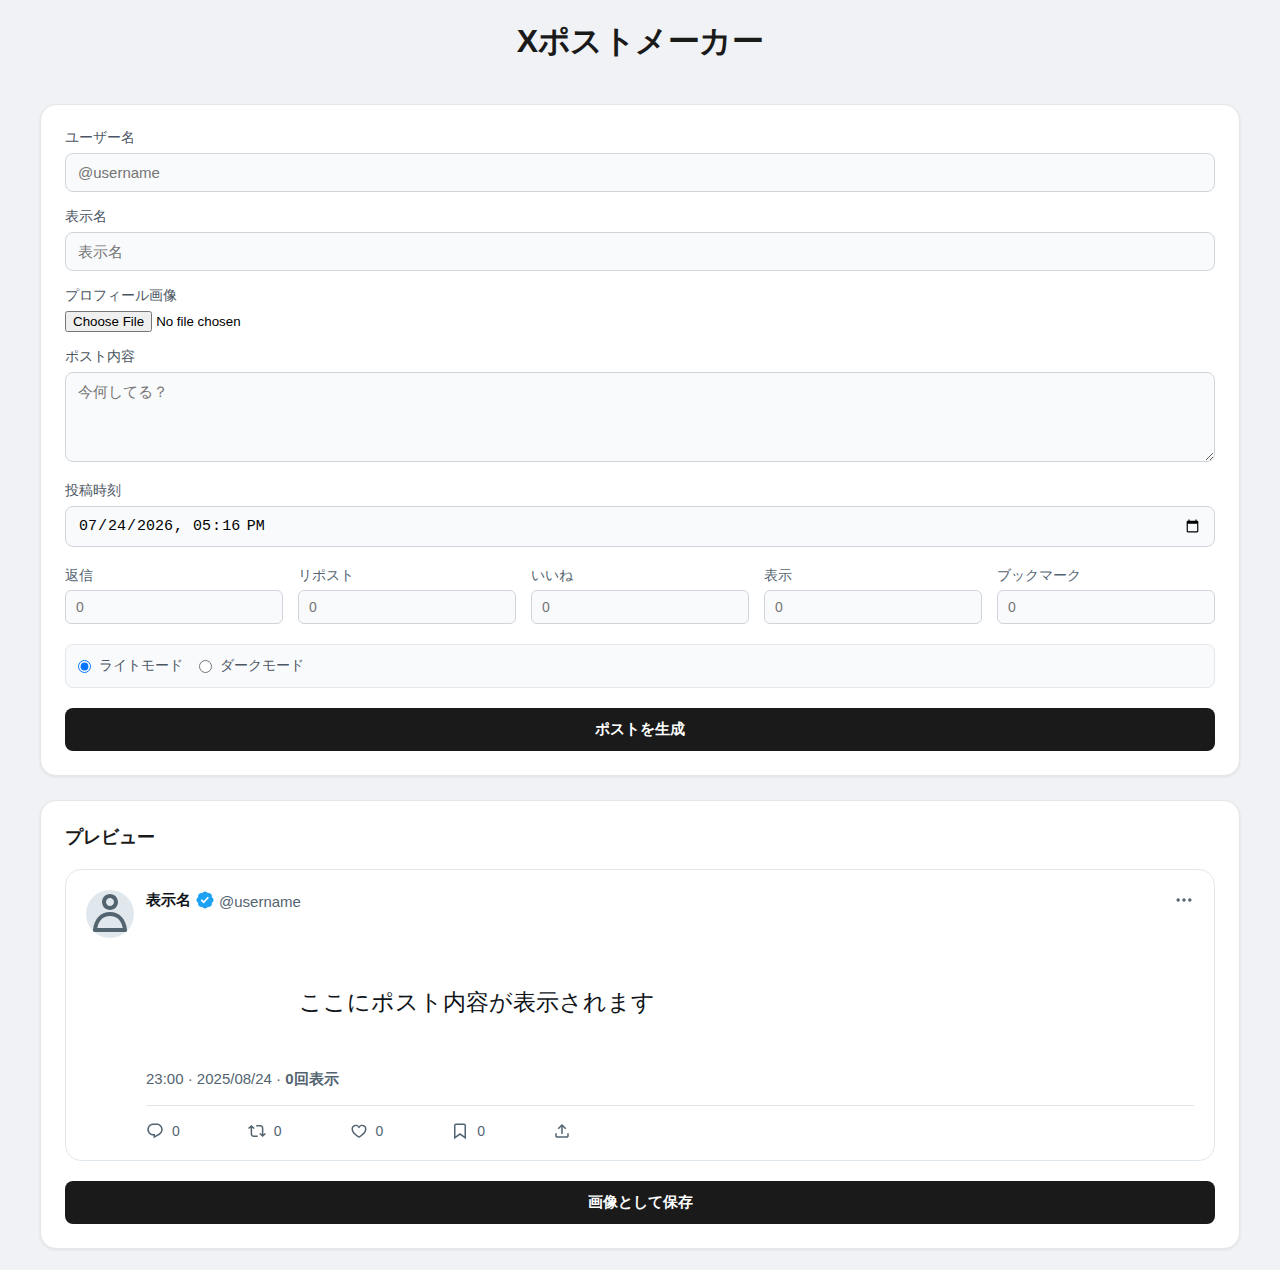
<file: index.html>
<!DOCTYPE html>
<html lang="ja">
<head>
    <meta charset="UTF-8">
    <meta name="viewport" content="width=device-width, initial-scale=1.0">
    <title>Xポストメーカー</title>
    <link rel="stylesheet" href="style.css">
    <script>
        // パスワード保護を使う場合はコメントを外す
        // if (!sessionStorage.getItem('authenticated')) {
        //     window.location.href = 'password.html';
        // }
    </script>
</head>
<body>
    <div class="container">
        <h1>Xポストメーカー</h1>
        
        <div class="input-section">
            <div class="user-inputs">
                <div class="input-group">
                    <label for="userName">ユーザー名</label>
                    <input type="text" id="userName" placeholder="@username">
                </div>
                
                <div class="input-group">
                    <label for="displayName">表示名</label>
                    <input type="text" id="displayName" placeholder="表示名">
                </div>
                
                <div class="input-group">
                    <label for="profileImage">プロフィール画像</label>
                    <input type="file" id="profileImage" accept="image/*">
                    <div id="profilePreview" class="profile-preview"></div>
                </div>
                
                <div class="input-group">
                    <label for="tweetText">ポスト内容</label>
                    <textarea id="tweetText" rows="4" placeholder="今何してる？"></textarea>
                </div>
                
                <div class="input-group">
                    <label for="tweetTime">投稿時刻</label>
                    <input type="datetime-local" id="tweetTime">
                </div>
                
                <div class="stats-inputs">
                    <div class="stat-input">
                        <label for="replyCount">返信</label>
                        <input type="number" id="replyCount" placeholder="0" min="0">
                    </div>
                    <div class="stat-input">
                        <label for="retweetCount">リポスト</label>
                        <input type="number" id="retweetCount" placeholder="0" min="0">
                    </div>
                    <div class="stat-input">
                        <label for="likeCount">いいね</label>
                        <input type="number" id="likeCount" placeholder="0" min="0">
                    </div>
                    <div class="stat-input">
                        <label for="viewCount">表示</label>
                        <input type="number" id="viewCount" placeholder="0" min="0">
                    </div>
                    <div class="stat-input">
                        <label for="bookmarkCount">ブックマーク</label>
                        <input type="number" id="bookmarkCount" placeholder="0" min="0">
                    </div>
                </div>
                
                <div class="theme-selector">
                    <label>
                        <input type="radio" name="theme" value="light" checked>
                        ライトモード
                    </label>
                    <label>
                        <input type="radio" name="theme" value="dark">
                        ダークモード
                    </label>
                </div>
                
                <button id="generateBtn" class="generate-btn">ポストを生成</button>
            </div>
        </div>
        
        <div class="preview-section">
            <h2>プレビュー</h2>
            <div id="tweetPreview" class="tweet-container light-theme">
                <div class="tweet">
                    <div class="tweet-header">
                        <div class="profile-pic" id="previewProfilePic">
                            <svg viewBox="0 0 24 24" class="default-avatar">
                                <g>
                                    <path d="M5.651 19h12.698c-.337-1.8-1.023-3.21-1.945-4.19C15.318 13.65 13.838 13 12 13s-3.317.65-4.404 1.81c-.922.98-1.608 2.39-1.945 4.19zm.486-5.56C7.627 11.85 9.648 11 12 11s4.373.85 5.863 2.44c1.477 1.58 2.366 3.8 2.632 6.46l.11 1.1H3.395l.11-1.1c.266-2.66 1.155-4.88 2.632-6.46zM12 4c-1.105 0-2 .9-2 2s.895 2 2 2 2-.9 2-2-.895-2-2-2zM8 6c0-2.21 1.791-4 4-4s4 1.79 4 4-1.791 4-4 4-4-1.79-4-4z"></path>
                                </g>
                            </svg>
                        </div>
                        <div class="tweet-info">
                            <div class="user-info">
                                <span class="display-name" id="previewDisplayName">表示名</span>
                                <svg viewBox="0 0 22 22" class="verified-badge">
                                    <g>
                                        <path d="M20.396 11c-.018-.646-.215-1.275-.57-1.816-.354-.54-.852-.972-1.438-1.246.223-.607.27-1.264.14-1.897-.131-.634-.437-1.218-.882-1.687-.47-.445-1.053-.75-1.687-.882-.633-.13-1.29-.083-1.897.14-.273-.587-.704-1.086-1.245-1.44S11.647 1.62 11 1.604c-.646.017-1.273.213-1.813.568s-.969.854-1.24 1.44c-.608-.223-1.267-.272-1.902-.14-.635.13-1.22.436-1.69.882-.445.47-.749 1.055-.878 1.688-.13.633-.08 1.29.144 1.896-.587.274-1.087.705-1.443 1.245-.356.54-.555 1.17-.574 1.817.02.647.218 1.276.574 1.817.356.54.856.972 1.443 1.245-.224.606-.274 1.263-.144 1.896.13.634.433 1.218.877 1.688.47.443 1.054.747 1.687.878.633.132 1.29.084 1.897-.136.274.586.705 1.084 1.246 1.439.54.354 1.17.551 1.816.569.647-.016 1.276-.213 1.817-.567s.972-.854 1.245-1.44c.604.239 1.266.296 1.903.164.636-.132 1.22-.447 1.68-.907.46-.46.776-1.044.908-1.681s.075-1.299-.165-1.903c.586-.274 1.084-.705 1.439-1.246.354-.54.551-1.17.569-1.816zM9.662 14.85l-3.429-3.428 1.293-1.302 2.072 2.072 4.4-4.794 1.347 1.246z"></path>
                                    </g>
                                </svg>
                                <div class="username-wrapper">
                                    <span class="username" id="previewUserName">@username</span>
                                </div>
                            </div>
                            <button class="more-btn">
                                <svg viewBox="0 0 24 24">
                                    <g>
                                        <path d="M3 12c0-1.1.9-2 2-2s2 .9 2 2-.9 2-2 2-2-.9-2-2zm9 2c1.1 0 2-.9 2-2s-.9-2-2-2-2 .9-2 2 .9 2 2 2zm7 0c1.1 0 2-.9 2-2s-.9-2-2-2-2 .9-2 2 .9 2 2 2z"></path>
                                    </g>
                                </svg>
                            </button>
                        </div>
                    </div>
                    
                    <div class="tweet-content" id="previewContent">
                        ここにポスト内容が表示されます
                    </div>
                    
                    <div class="tweet-timestamp">
                        <span id="previewTime">23:00 · 2025/08/24</span> · <span id="previewViewCount" class="view-count-bold">0回表示</span>
                    </div>
                    
                    <div class="tweet-actions">
                        <div class="action-btn reply">
                            <svg viewBox="0 0 24 24">
                                <g>
                                    <path d="M1.751 10c0-4.42 3.584-8 8.005-8h4.366c4.49 0 8.129 3.64 8.129 8.13 0 2.96-1.607 5.68-4.196 7.11l-8.054 4.46v-3.69h-.067c-4.49.1-8.183-3.51-8.183-8.01zm8.005-6c-3.317 0-6.005 2.69-6.005 6 0 3.37 2.77 6.08 6.138 6.01l.351-.01h1.761v2.3l5.087-2.81c1.951-1.08 3.163-3.13 3.163-5.36 0-3.39-2.744-6.13-6.129-6.13H9.756z"></path>
                                </g>
                            </svg>
                            <span id="previewReplyCount">0</span>
                        </div>
                        <div class="action-btn retweet">
                            <svg viewBox="0 0 24 24">
                                <g>
                                    <path d="M4.5 3.88l4.432 4.14-1.364 1.46L5.5 7.55V16c0 1.1.896 2 2 2H13v2H7.5c-2.209 0-4-1.79-4-4V7.55L1.432 9.48.068 8.02 4.5 3.88zM16.5 6H11V4h5.5c2.209 0 4 1.79 4 4v8.45l2.068-1.93 1.364 1.46-4.432 4.14-4.432-4.14 1.364-1.46 2.068 1.93V8c0-1.1-.896-2-2-2z"></path>
                                </g>
                            </svg>
                            <span id="previewRetweetCount">0</span>
                        </div>
                        <div class="action-btn like">
                            <svg viewBox="0 0 24 24">
                                <g>
                                    <path d="M16.697 5.5c-1.222-.06-2.679.51-3.89 2.16l-.805 1.09-.806-1.09C9.984 6.01 8.526 5.44 7.304 5.5c-1.243.07-2.349.78-2.91 1.91-.552 1.12-.633 2.78.479 4.82 1.074 1.97 3.257 4.27 7.129 6.61 3.87-2.34 6.052-4.64 7.126-6.61 1.111-2.04 1.03-3.7.477-4.82-.561-1.13-1.666-1.84-2.908-1.91zm4.187 7.69c-1.351 2.48-4.001 5.12-8.379 7.67l-.503.3-.504-.3c-4.379-2.55-7.029-5.19-8.382-7.67-1.36-2.5-1.41-4.86-.514-6.67.887-1.79 2.647-2.91 4.601-3.01 1.651-.09 3.368.56 4.798 2.01 1.429-1.45 3.146-2.1 4.796-2.01 1.954.1 3.714 1.22 4.601 3.01.896 1.81.846 4.17-.514 6.67z"></path>
                                </g>
                            </svg>
                            <span id="previewLikeCount">0</span>
                        </div>
                        <div class="action-btn bookmark">
                            <svg viewBox="0 0 24 24">
                                <g>
                                    <path d="M4 4.5C4 3.12 5.119 2 6.5 2h11C18.88 2 20 3.12 20 4.5v18.44l-8-5.71-8 5.71V4.5zM6.5 4c-.276 0-.5.22-.5.5v14.56l6-4.29 6 4.29V4.5c0-.28-.224-.5-.5-.5h-11z"></path>
                                </g>
                            </svg>
                            <span id="previewBookmarkCount">0</span>
                        </div>
                        <div class="action-btn share">
                            <svg viewBox="0 0 24 24">
                                <g>
                                    <path d="M12 2.59l5.7 5.7-1.41 1.42L13 6.41V16h-2V6.41l-3.3 3.3-1.41-1.42L12 2.59zM21 15l-.02 3.51c0 1.38-1.12 2.49-2.5 2.49H5.5C4.11 21 3 19.88 3 18.5V15h2v3.5c0 .28.22.5.5.5h12.98c.28 0 .5-.22.5-.5L19 15h2z"></path>
                                </g>
                            </svg>
                        </div>
                    </div>
                </div>
            </div>
            <button id="saveBtn" class="save-btn">画像として保存</button>
        </div>
    </div>
    
    <script src="https://html2canvas.hertzen.com/dist/html2canvas.min.js"></script>
    <script src="script.js"></script>
</body>
</html>
</file>
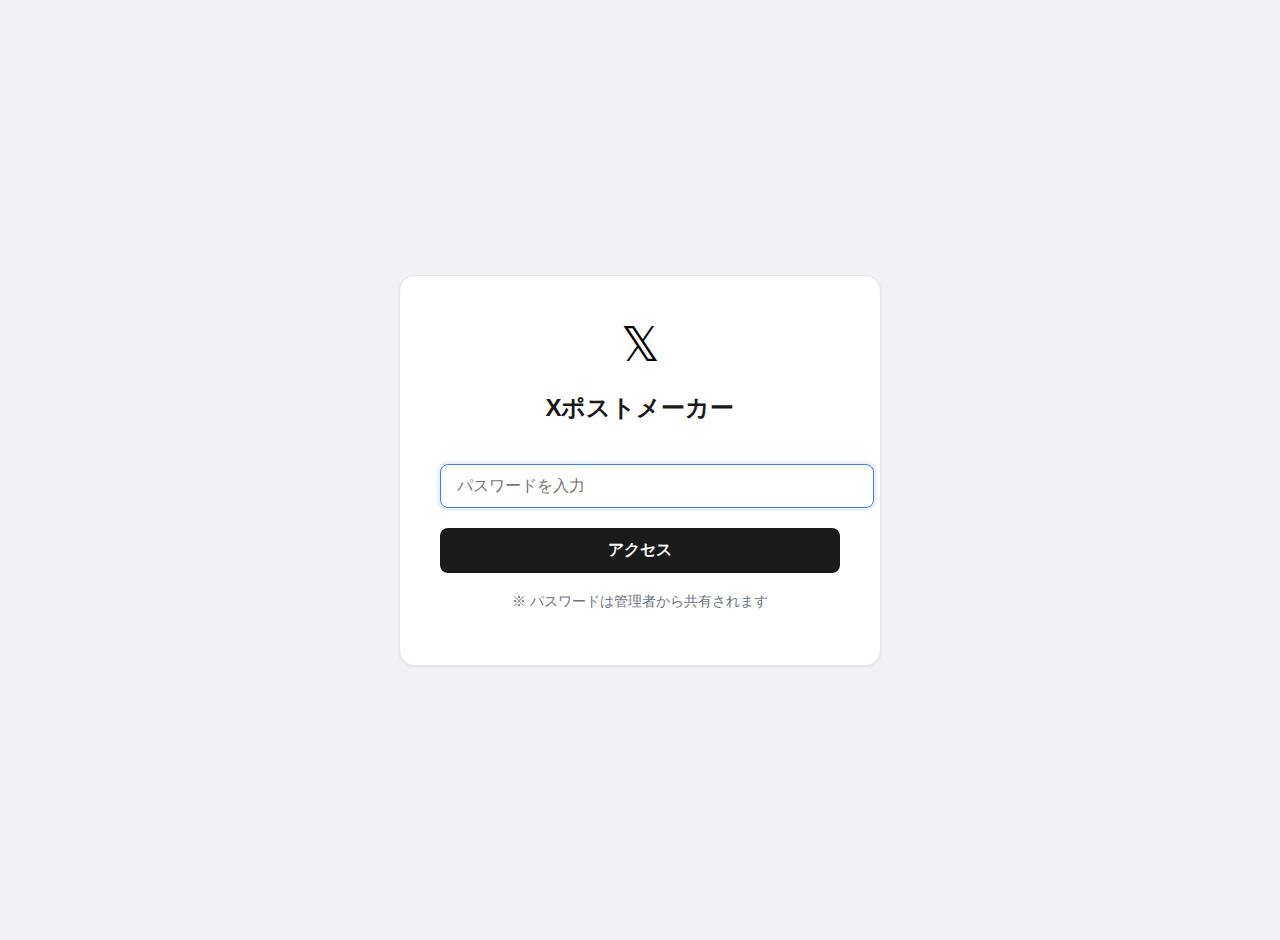
<file: password.html>
<!DOCTYPE html>
<html lang="ja">
<head>
    <meta charset="UTF-8">
    <meta name="viewport" content="width=device-width, initial-scale=1.0">
    <title>アクセス確認 - Xポストメーカー</title>
    <style>
        body {
            font-family: -apple-system, BlinkMacSystemFont, "Segoe UI", Roboto, sans-serif;
            background: #f0f2f5;
            display: flex;
            justify-content: center;
            align-items: center;
            height: 100vh;
            margin: 0;
            padding: 20px;
        }
        .login-box {
            background: white;
            padding: 40px;
            border-radius: 16px;
            box-shadow: 0 1px 3px rgba(0,0,0,0.08);
            border: 1px solid #e5e7eb;
            text-align: center;
            max-width: 400px;
            width: 100%;
        }
        h2 {
            color: #1a1a1a;
            margin-bottom: 30px;
            font-size: 24px;
            font-weight: 700;
        }
        input {
            padding: 12px 16px;
            border: 1px solid #d1d5db;
            border-radius: 8px;
            font-size: 16px;
            width: 100%;
            margin: 10px 0 20px;
            background: #f9fafb;
            transition: all 0.2s;
        }
        input:focus {
            outline: none;
            border-color: #3b82f6;
            background: white;
            box-shadow: 0 0 0 3px rgba(59, 130, 246, 0.1);
        }
        button {
            padding: 12px 40px;
            background: #1a1a1a;
            color: white;
            border: none;
            border-radius: 8px;
            cursor: pointer;
            font-size: 16px;
            font-weight: 600;
            width: 100%;
            transition: all 0.2s;
        }
        button:hover {
            background: #000;
            transform: translateY(-1px);
            box-shadow: 0 4px 12px rgba(0,0,0,0.15);
        }
        .logo {
            font-size: 48px;
            margin-bottom: 20px;
        }
        .hint {
            color: #6b7280;
            font-size: 14px;
            margin-top: 20px;
        }
    </style>
</head>
<body>
    <div class="login-box">
        <div class="logo">𝕏</div>
        <h2>Xポストメーカー</h2>
        <input type="password" id="pass" placeholder="パスワードを入力">
        <button onclick="checkPassword()">アクセス</button>
        <p class="hint">※ パスワードは管理者から共有されます</p>
    </div>
    <script>
        function checkPassword() {
            const password = document.getElementById('pass').value;
            // パスワードを設定（変更してください）
            if (password === 'xpost2024') {
                sessionStorage.setItem('authenticated', 'true');
                window.location.href = 'index.html';
            } else {
                alert('パスワードが正しくありません');
                document.getElementById('pass').value = '';
            }
        }
        
        document.getElementById('pass').addEventListener('keypress', function(e) {
            if (e.key === 'Enter') {
                checkPassword();
            }
        });
        
        // オートフォーカス
        window.onload = function() {
            document.getElementById('pass').focus();
        };
    </script>
</body>
</html>
</file>
<file: style.css>
* {
    margin: 0;
    padding: 0;
    box-sizing: border-box;
}

body {
    font-family: -apple-system, BlinkMacSystemFont, "Segoe UI", Roboto, Helvetica, Arial, sans-serif;
    background: #f0f2f5;
    min-height: 100vh;
    padding: 20px;
}

.container {
    max-width: 1200px;
    margin: 0 auto;
}

h1 {
    text-align: center;
    color: #1a1a1a;
    margin-bottom: 40px;
    font-size: 2rem;
    font-weight: 700;
    letter-spacing: -0.5px;
}

.input-section {
    background: white;
    border-radius: 16px;
    padding: 24px;
    margin-bottom: 24px;
    box-shadow: 0 1px 3px rgba(0,0,0,0.08);
    border: 1px solid #e5e7eb;
}

.input-group {
    margin-bottom: 16px;
}

.input-group label {
    display: block;
    margin-bottom: 6px;
    font-weight: 500;
    color: #4b5563;
    font-size: 14px;
}

.input-group input[type="text"],
.input-group input[type="datetime-local"],
.input-group textarea {
    width: 100%;
    padding: 10px 12px;
    border: 1px solid #d1d5db;
    border-radius: 8px;
    font-size: 15px;
    transition: all 0.2s;
    background: #f9fafb;
}

.input-group input:focus,
.input-group textarea:focus {
    outline: none;
    border-color: #3b82f6;
    background: white;
    box-shadow: 0 0 0 3px rgba(59, 130, 246, 0.1);
}

.input-group textarea {
    resize: vertical;
    font-family: inherit;
}

.profile-preview {
    margin-top: 10px;
    width: 80px;
    height: 80px;
    border-radius: 50%;
    background-size: cover;
    background-position: center;
    display: none;
}

.profile-preview.active {
    display: block;
}

.stats-inputs {
    display: grid;
    grid-template-columns: repeat(5, 1fr);
    gap: 15px;
    margin: 20px 0;
}

.stat-input label {
    display: block;
    margin-bottom: 5px;
    font-size: 14px;
    color: #536471;
}

.stat-input input {
    width: 100%;
    padding: 8px 10px;
    border: 1px solid #d1d5db;
    border-radius: 6px;
    font-size: 14px;
    background: #f9fafb;
    transition: all 0.2s;
}

.stat-input input:focus {
    outline: none;
    border-color: #3b82f6;
    background: white;
    box-shadow: 0 0 0 3px rgba(59, 130, 246, 0.1);
}

.theme-selector {
    display: flex;
    gap: 16px;
    margin: 20px 0;
    padding: 12px;
    background: #f9fafb;
    border-radius: 8px;
    border: 1px solid #e5e7eb;
}

.theme-selector label {
    display: flex;
    align-items: center;
    gap: 8px;
    cursor: pointer;
    font-weight: 500;
    font-size: 14px;
    color: #4b5563;
}

.theme-selector input[type="radio"]:checked + {
    color: #1a1a1a;
}

.generate-btn, .save-btn {
    width: 100%;
    padding: 12px 24px;
    background: #1a1a1a;
    color: white;
    border: none;
    border-radius: 8px;
    font-size: 15px;
    font-weight: 600;
    cursor: pointer;
    transition: all 0.2s;
}

.generate-btn:hover, .save-btn:hover {
    background: #000;
    transform: translateY(-1px);
    box-shadow: 0 4px 12px rgba(0,0,0,0.15);
}

.preview-section {
    background: white;
    border-radius: 16px;
    padding: 24px;
    box-shadow: 0 1px 3px rgba(0,0,0,0.08);
    border: 1px solid #e5e7eb;
}

.preview-section h2 {
    margin-bottom: 20px;
    color: #1a1a1a;
    font-size: 18px;
    font-weight: 600;
}

.tweet-container {
    border-radius: 16px;
    padding: 20px;
    margin-bottom: 20px;
}

.tweet-container.light-theme {
    background: white;
    border: 1px solid #e1e8ed;
}

.tweet-container.dark-theme {
    background: #000;
    border: 1px solid #2f3336;
}

.tweet {
    font-size: 15px;
}

.tweet-header {
    display: flex;
    align-items: flex-start;
    margin-bottom: 12px;
}

.profile-pic {
    width: 48px;
    height: 48px;
    border-radius: 50%;
    margin-right: 12px;
    background: #e1e8ed;
    overflow: hidden;
    flex-shrink: 0;
}

.profile-pic img {
    width: 100%;
    height: 100%;
    object-fit: cover;
}

.default-avatar {
    width: 100%;
    height: 100%;
    fill: #536471;
}

.tweet-info {
    flex: 1;
    display: flex;
    justify-content: space-between;
    align-items: flex-start;
}

.user-info {
    display: flex;
    align-items: center;
    gap: 4px;
}

.username-wrapper {
    display: block;
    margin-top: 2px;
}

.display-name {
    font-weight: 700;
    color: #0f1419;
}

.dark-theme .display-name {
    color: #e7e9ea;
}

.verified-badge {
    width: 20px;
    height: 20px;
    fill: #1da1f2;
}

.username {
    color: #536471;
    font-size: 15px;
}

.dark-theme .username {
    color: #71767b;
}

.more-btn {
    background: none;
    border: none;
    cursor: pointer;
    padding: 8px;
    margin: -8px;
    border-radius: 50%;
    transition: background 0.2s;
}

.more-btn:hover {
    background: rgba(29, 161, 242, 0.1);
}

.more-btn svg {
    width: 20px;
    height: 20px;
    fill: #536471;
}

.dark-theme .more-btn svg {
    fill: #71767b;
}

.tweet-content {
    margin-left: 60px;
    margin-bottom: 16px;
    line-height: 1.5;
    color: #0f1419;
    word-wrap: break-word;
    white-space: pre-wrap;
    font-size: 23px;
}

.tweet-timestamp {
    margin-left: 60px;
    margin-bottom: 16px;
    padding-bottom: 16px;
    border-bottom: 1px solid #e1e8ed;
    color: #536471;
    font-size: 15px;
}

.view-count-bold {
    font-weight: 700;
}

.dark-theme .tweet-timestamp {
    border-bottom-color: #2f3336;
    color: #71767b;
}

.dark-theme .tweet-content {
    color: #e7e9ea;
}

.tweet-actions {
    margin-left: 60px;
    display: flex;
    justify-content: space-between;
    max-width: 425px;
}

.action-btn {
    display: flex;
    align-items: center;
    gap: 8px;
    cursor: pointer;
    padding: 8px 12px;
    margin: -8px -12px;
    border-radius: 20px;
    transition: background 0.2s;
    color: #536471;
}

.dark-theme .action-btn {
    color: #71767b;
}

.action-btn svg {
    width: 18px;
    height: 18px;
    fill: currentColor;
}

.action-btn.reply:hover {
    background: rgba(29, 161, 242, 0.1);
    color: #1da1f2;
}

.action-btn.retweet:hover {
    background: rgba(0, 186, 124, 0.1);
    color: #00ba7c;
}

.action-btn.like:hover {
    background: rgba(249, 24, 128, 0.1);
    color: #f91880;
}


.action-btn.bookmark:hover {
    background: rgba(29, 161, 242, 0.1);
    color: #1da1f2;
}

.action-btn.share:hover {
    background: rgba(29, 161, 242, 0.1);
    color: #1da1f2;
}

.action-btn span {
    font-size: 14px;
}

@media (max-width: 768px) {
    .stats-inputs {
        grid-template-columns: repeat(2, 1fr);
    }
    
    h1 {
        font-size: 2rem;
    }
    
    .tweet-content,
    .tweet-timestamp,
    .tweet-actions {
        margin-left: 0;
    }
}
</file>
